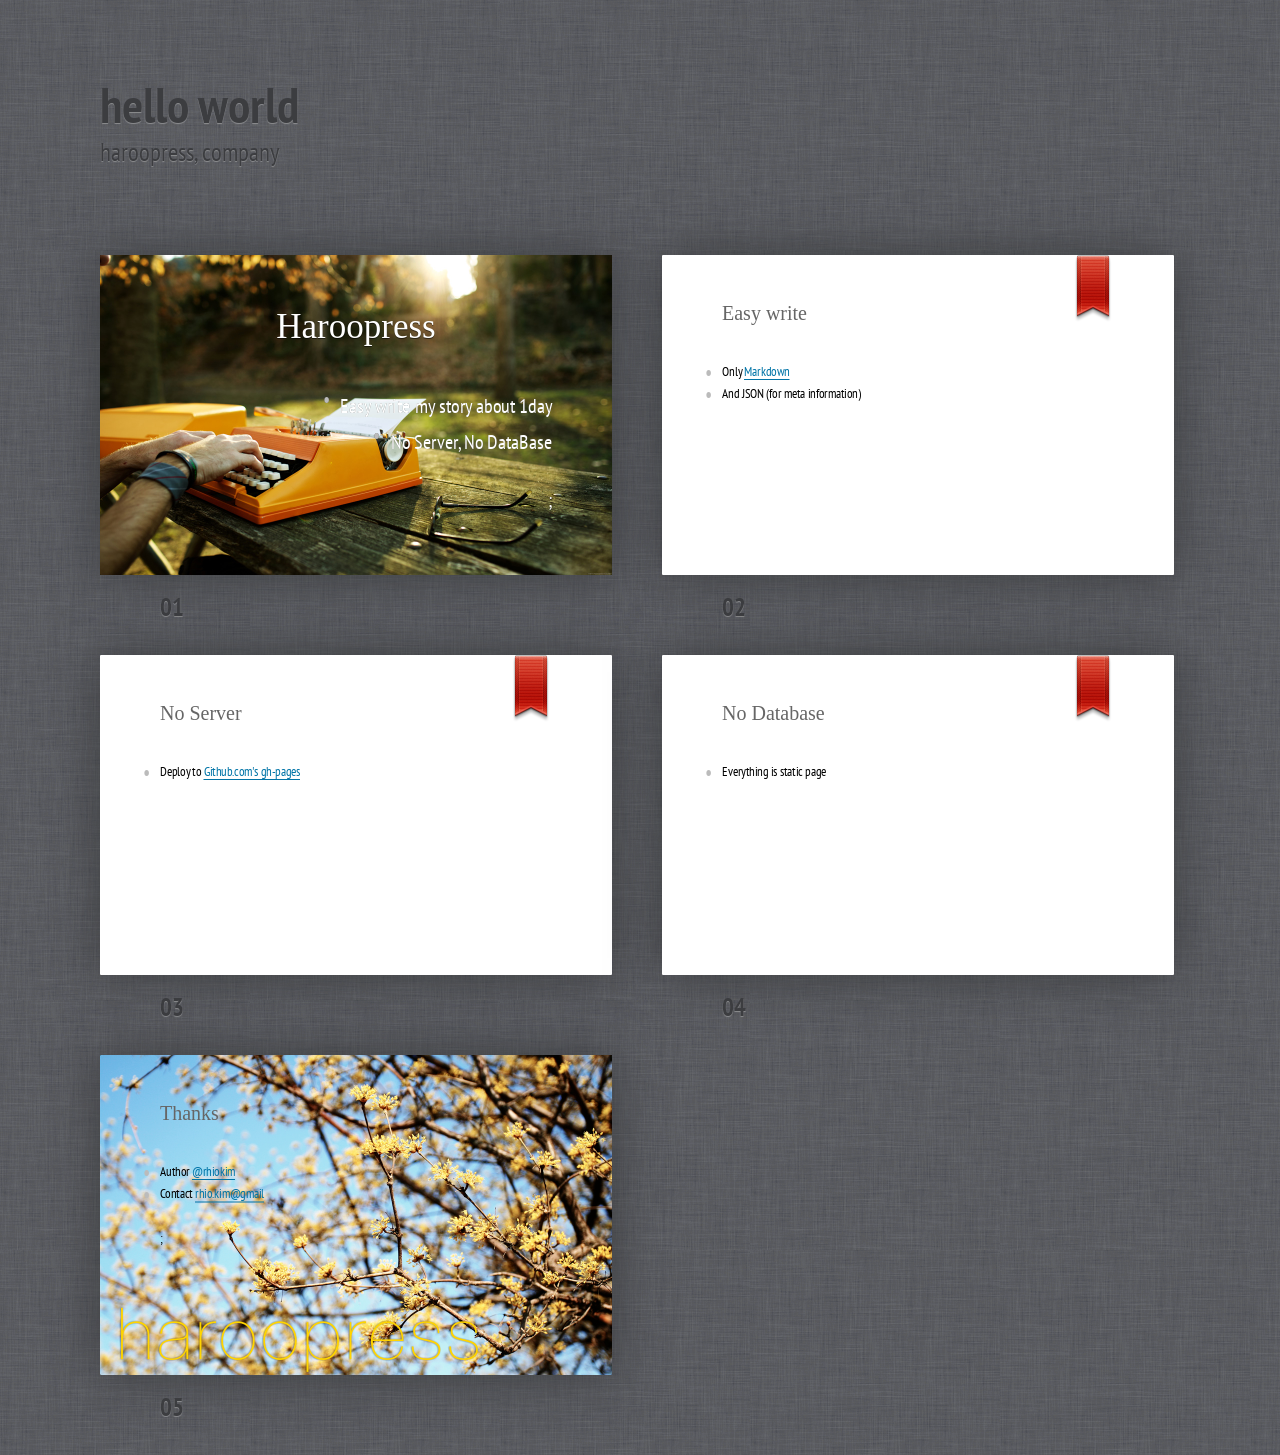
<file: slides/hello-world/index.html>
<!DOCTYPE HTML>
<html lang="en-US">
<head>
    <meta charset="UTF-8">
    <title>hello world |  Minwoo Kim's Blog</title>
    <meta name="description" content="My story">
    <meta name="author" content="minwookim">
    <meta name="keywords" content="android,unity3d,photo,book,foodETC" />
    <meta name="generator" content="haroopress v0.9.2" />
    <meta name="viewport" content="width=device-width, initial-scale=1.0">
    <link rel="stylesheet" href="../@asserts/themes/basic/styles/style.css">
    <link href="/css/code/default.css" rel="stylesheet">
    <!--
        To apply styles to the certain slides
        use slide ID to get needed elements
        -->
    <style>
        #slide0 *{
            color:#FFF;
            text-align: right;
            font-size:40px;
            text-shadow: 0 1px 0 rgba(0, 0, 0, 0.5);
        }
        #slide0 h2 {
            color:#FFF;
            text-align:center;
            font-size:70px;
        }
        #slide0 h3 {
            color:#FFF;
            text-align:right;
            font-size:60px;
        }
        #FitToWidth h2,
        #FitToHeight h2 {
            color:#FFF;
            text-align:center;
            }
    </style>
</head>
<body class="list">
        <header class="caption">
        <h1>hello world</h1>
        <p>haroopress, company</p>
    </header>
    <div class="slide cover" id="slide0"><div>
<section>
<h2 id="toc_13">Haroopress</h2>

<ul>
<li>Easy write my story about 1day</li>
<li>No Server, No DataBase</li>
</ul>
<p><img src="./@img/cover.jpg" alt="cover">;</p>
</section>
</div></div>
<div class="slide " id="slide1"><div>
<section>
<h2 id="toc_14">Easy write</h2>

<ul>
<li>Only <a href="http://daringfireball.net/projects/markdown/">Markdown</a></li>
<li>And JSON (for meta information)</li>
</ul>

</section>
</div></div>
<div class="slide " id="slide2"><div>
<section>
<h2 id="toc_15">No Server</h2>

<ul>
<li>Deploy to <a href="https://help.github.com/articles/what-are-github-pages">Github.com&#39;s gh-pages</a></li>
</ul>

</section>
</div></div>
<div class="slide " id="slide3"><div>
<section>
<h2 id="toc_16">No Database</h2>

<ul>
<li>Everything is static page</li>
</ul>

</section>
</div></div>
<div class="slide cover" id="slide4"><div>
<section>
<h2 id="toc_17">Thanks</h2>

<ul>
<li>Author <a href="http://twitter.com/@rhiokim">@rhiokim</a></li>
<li>Contact <a href="mailto:rhio.kim@gmail.com">rhio.kim@gmail</a></li>
</ul>
<p><img src="./@img/cover1.png" alt="cover">;</p>
</section>
</div></div>

    <!--
        To hide progress bar from entire presentation
        just remove “progress” element.
        -->
    <div class="progress"><div></div></div>
    <script src="../@asserts/scripts/script.js"></script>
    <!-- Copyright © 2010–2012 Vadim Makeev — pepelsbey.net -->
    <!-- Photos by John Carey — fiftyfootshadows.net -->
</body>
</html>
</file>
<file: slides/@asserts/themes/basic/styles/style.css>
/*
	Ribbon theme for Shower presentation template: http://github.com/pepelsbey/shower
	Copyright © 2010–2011 Vadim Makeev, http://pepelsbey.net/
	Licensed under MIT license: https://github.com/pepelsbey/shower/wiki/License
*/

@import url(fonts.css);
@import url(reset.css);

BODY {
	font:25px/1.8 AppleSDGothicNeo-Thin, 'PT Sans Narrow', sans-serif;
	counter-reset:paging;
	}

/* Slide
---------------------------------------- */
.slide:after {
	counter-increment:paging;
	content:counter(paging, decimal-leading-zero);
	}
.slide section {
	padding:80px 120px 0;
	width:784px;
	height:560px;
	background:#FFF;
	color:#000;
	}
	.slide section:before {
		position:absolute;
		top:0;
		right:120px;
		width:80px;
		height:140px;
		background:url(../images/bookmark-ribbon-iPad@2x.png) no-repeat;
		content:'';
		}

/* Header */
.slide header, .slide h2 {
	margin:0 0 58px;
	color:#666;
	/*font-weight: bold;*/
	font-size: 1.6em;
	font-family: AppleSDGothicNeo-SemiBold;
	}

/* Elements */
.slide p {
	margin:0 0 45px;
	}
.slide p.note {
	color:#888;
	}
.slide a {
	border-bottom:0.1em solid;
	color:#0174A7;
	text-decoration:none;
	}
.slide a[target=_blank] {
	margin-right:22px;
	}
.slide a[target=_blank]:after {
	position:absolute;
	margin-left:7px;
	font-family:'Target Blank';
	content:'\005E';
	}
.slide b,
.slide strong {
	font-weight:bold;
	}
.slide i,
.slide em {
	font-style:italic;
	}
.slide kbd,
.slide code {
	padding:3px 8px;
	-webkit-border-radius:8px;
	-moz-border-radius:8px;
	border-radius:8px;
	background:#FAFAA2;
	color:#000;
	-webkit-tab-size:4;
	-moz-tab-size:4;
	-o-tab-size:4;
	tab-size:4;
	font-family:'PT Mono', monospace;
	}

/* Quote */
.slide blockquote {
	font-style:italic;
	}
.slide blockquote:before {
	position:absolute;
	margin:-15px 0 0 -80px;
	color:#CCC;
	font:200px/1 'PT Sans', sans-serif;
	content:'\201C'; /* ldquo */
	}

/* Lists */
.slide ol,
.slide ul {
	margin:0 0 45px;
	counter-reset:list;
	}
	.slide ul ul,
	.slide ol ul,
	.slide ol ol,
	.slide ul ol {
		margin:0 0 0 38px;
		}
	.slide ol > li:before,
	.slide ul > li:before {
		position:absolute;
		margin-left:-120px;
		width:100px;
		color:#BBB;
		text-align:right;
		}
	.slide ul > li:before {
		content:'\2022'; /* bull */
		line-height:1.1;
		font-size:40px;
		}
	.slide ol > li:before {
		counter-increment:list;
		content:counter(list)'.';
		}

/* Code */
.slide pre {
	margin:0 0 45px;
	counter-reset:code;
	white-space:normal;
	}
	.slide pre code {
		display:block;
		padding:0;
		background:none;
		white-space:pre;
		}
	.slide pre code:before {
		position:absolute;
		margin:0 0 0 -120px;
		width:110px;
		color:#BBB;
		text-align:right;
		counter-increment:code;
		content:counter(code, decimal-leading-zero)'.';
		}
	.slide pre mark {
		padding:3px 8px;
		-webkit-border-radius:8px;
		-moz-border-radius:8px;
		border-radius:8px;
		background:#FAFAA2;
		color:#000;
		font-style:normal;
		}
	.slide pre .important {
		background:#C00;
		color:#FFF;
		font-weight:normal;
		}
	.slide pre .comment {
		padding:0;
		background:none;
		color:#888;
		}

/* Cover */
.slide.cover section {
	background:#000;
	overflow:hidden;
	}
	.slide.cover section:before {
		display:none;
		}
.slide.cover img,
.slide.cover svg,
.slide.cover video,
.slide.cover object {
	position:absolute;
	top:0;
	left:50%;
	z-index:-1;
	height:100%;
	-webkit-transform:translateX(-50%);
	-moz-transform:translateX(-50%);
	-ms-transform:translateX(-50%);
	-o-transform:translateX(-50%);
	transform:translateX(-50%);
	}
.slide.cover.w img,
.slide.cover.w svg,
.slide.cover.w video,
.slide.cover.w object {
	top:50%;
	left:0;
	width:100%;
	height:auto;
	-webkit-transform:translateY(-50%);
	-moz-transform:translateY(-50%);
	-ms-transform:translateY(-50%);
	-o-transform:translateY(-50%);
	transform:translateY(-50%);
	}

/* Shout */
.slide.shout section:before {
	display:none;
	}
.slide.shout h2 {
	position:absolute;
	top:50%;
	left:0;
	width:100%;
	text-align:center;
	line-height:1;
	font-size:150px;
	-webkit-transform:translateY(-50%);
	-moz-transform:translateY(-50%);
	-ms-transform:translateY(-50%);
	-o-transform:translateY(-50%);
	transform:translateY(-50%);
	}
	.slide.shout h2 a[target=_blank] {
		margin:0;
		}
		.slide.shout h2 a[target=_blank]:after {
			content:'';
			}

/* Middle */
.middle {
	position:absolute;
	top:50%;
	left:50%;
	-webkit-transform:translate(-50%, -50%);
	-moz-transform:translate(-50%, -50%);
	-ms-transform:translate(-50%, -50%);
	-o-transform:translate(-50%, -50%);
	transform:translate(-50%, -50%);
	}

/* List
---------------------------------------- */
.list {
	float:left;
	padding:80px 0 80px 100px;
	background:#585A5E url(../images/linen.png);
	}

/* Caption */
.list .caption {
	color:#3C3D40;
	text-shadow:0 1px 1px #8D8E90;
	}
	.list .caption h1 {
		font:bold 50px/1 'PT Sans Narrow', sans-serif;
		}
	.list .caption a {
		color:#4B86C2;
		text-shadow:0 -1px 1px #1F3F60;
		text-decoration:none;
		}
	.list .caption a:hover {
		color:#5ca4ed;
		}

/* Slide */
.list .slide {
	position:relative;
	float:left;
	margin:0 50px 0 0;
	padding:80px 0 0;
	}
	.list .slide:after {
		position:absolute;
		bottom:-45px;
		left:60px;
		color:#3C3D40;
		text-shadow:0 1px 1px #8D8E90;
		line-height:1;
		font-weight:bold;
		font-size:25px;
		}
	.list .slide:target:after {
		text-shadow:0 -1px 1px #1F3F60;
		color:#4B86C2;
		}
	.list .slide > div {
		position:relative;
		overflow:hidden;
		width:512px;
		height:320px;
		box-shadow:0 0 50px #3C3D40;
		border-radius:1px;
		background:rgba(0, 0, 0, 0.3);
		}
	.list .slide > div:hover {
		box-shadow:
			0 0 0 10px rgba(60, 61, 64, 0.6),
			0 0 50px #3C3D40;
		}
	.list .slide:target > div {
		box-shadow:
			0 0 0 1px #305F8D,
			0 0 0 10px #3C7CBD,
			0 0 50px #3C3D40;
		}
	.list .slide section {
		-webkit-transform-origin:0 0;
		-webkit-transform:scale(0.5);
		-moz-transform-origin:0 0;
		-moz-transform:scale(0.5);
		-ms-transform-origin:0 0;
		-ms-transform:scale(0.5);
		-o-transform-origin:0 0;
		-o-transform:scale(0.5);
		transform-origin:0 0;
		transform:scale(0.5);
		}
		.list .slide section:after {
			position:absolute;
			top:0;
			right:0;
			bottom:0;
			left:0;
			content:'';
			}

/* Small */
@media all and (max-width:1274px) {
	.list .slide:after {
		left:30px;
		}
	.list .slide > div {
		width:256px;
		height:160px;
		}
	.list .slide section {
		-webkit-transform:scale(0.25);
		-moz-transform:scale(0.25);
		-ms-transform:scale(0.25);
		-o-transform:scale(0.25);
		transform:scale(0.25);
		}
	}

/* Full
---------------------------------------- */
.full {
	position:absolute;
	top:50%;
	left:50%;
	overflow:hidden;
	margin:-320px 0 0 -512px;
	width:1024px;
	height:640px;
	background:#000;
	}
	.full .caption {
		display:none;
		}
	.full .slide {
		position:absolute;
		visibility:hidden;
		}
		.full .slide:target {
			visibility:visible;
			}
		.full .slide:after {
			position:absolute;
			bottom:85px;
			left:120px;
			color:#BBB;
			line-height:1;
			}
		.full .slide section {
			-webkit-transform:scale(1);
			-moz-transform:scale(1);
			-ms-transform:scale(1);
			-o-transform:scale(1);
			transform:scale(1);
			}
		.full .slide.cover {
			z-index:1;
			}
			.full .slide.cover:after,
			.full .slide.shout:after {
				content:'';
				}

/* Progress */
.full .progress {
	position:absolute;
	right:118px;
	bottom:49px;
	left:118px;
	border-radius:7px;
	border:2px solid rgba(255, 255, 255, 0.2);
	}
	.full .progress DIV {
		width:0;
		height:10px;
		border-radius:5px;
		background:rgba(177, 177, 177, 0.4);
		-webkit-transition:width 0.2s linear;
		-moz-transition:width 0.2s linear;
		-ms-transition:width 0.2s linear;
		-o-transition:width 0.2s linear;
		transition:width 0.2s linear;
		}
.full .progress-off {
	z-index:1;
	}
</file>
<file: css/code/default.css>
/*

Original style from softwaremaniacs.org (c) Ivan Sagalaev <Maniac@SoftwareManiacs.Org>

*/

pre code {
  display: block; padding: 0.5em;
  background: #F0F0F0;
}

pre code,
pre .subst,
pre .tag .title,
pre .lisp .title,
pre .clojure .built_in,
pre .nginx .title {
  color: black;
}

pre .string,
pre .title,
pre .constant,
pre .parent,
pre .tag .value,
pre .rules .value,
pre .rules .value .number,
pre .preprocessor,
pre .ruby .symbol,
pre .ruby .symbol .string,
pre .aggregate,
pre .template_tag,
pre .django .variable,
pre .smalltalk .class,
pre .addition,
pre .flow,
pre .stream,
pre .bash .variable,
pre .apache .tag,
pre .apache .cbracket,
pre .tex .command,
pre .tex .special,
pre .erlang_repl .function_or_atom,
pre .markdown .header {
  color: #800;
}

pre .comment,
pre .annotation,
pre .template_comment,
pre .diff .header,
pre .chunk,
pre .markdown .blockquote {
  color: #888;
}

pre .number,
pre .date,
pre .regexp,
pre .literal,
pre .smalltalk .symbol,
pre .smalltalk .char,
pre .go .constant,
pre .change,
pre .markdown .bullet,
pre .markdown .link_url {
  color: #080;
}

pre .label,
pre .javadoc,
pre .ruby .string,
pre .decorator,
pre .filter .argument,
pre .localvars,
pre .array,
pre .attr_selector,
pre .important,
pre .pseudo,
pre .pi,
pre .doctype,
pre .deletion,
pre .envvar,
pre .shebang,
pre .apache .sqbracket,
pre .nginx .built_in,
pre .tex .formula,
pre .erlang_repl .reserved,
pre .prompt,
pre .markdown .link_label,
pre .vhdl .attribute,
pre .clojure .attribute,
pre .coffeescript .property {
  color: #88F
}

pre .keyword,
pre .id,
pre .phpdoc,
pre .title,
pre .built_in,
pre .aggregate,
pre .css .tag,
pre .javadoctag,
pre .phpdoc,
pre .yardoctag,
pre .smalltalk .class,
pre .winutils,
pre .bash .variable,
pre .apache .tag,
pre .go .typename,
pre .tex .command,
pre .markdown .strong,
pre .request,
pre .status {
  font-weight: bold;
}

pre .markdown .emphasis {
  font-style: italic;
}

pre .nginx .built_in {
  font-weight: normal;
}

pre .coffeescript .javascript,
pre .javascript .xml,
pre .tex .formula,
pre .xml .javascript,
pre .xml .vbscript,
pre .xml .css,
pre .xml .cdata {
  opacity: 0.5;
}
</file>
